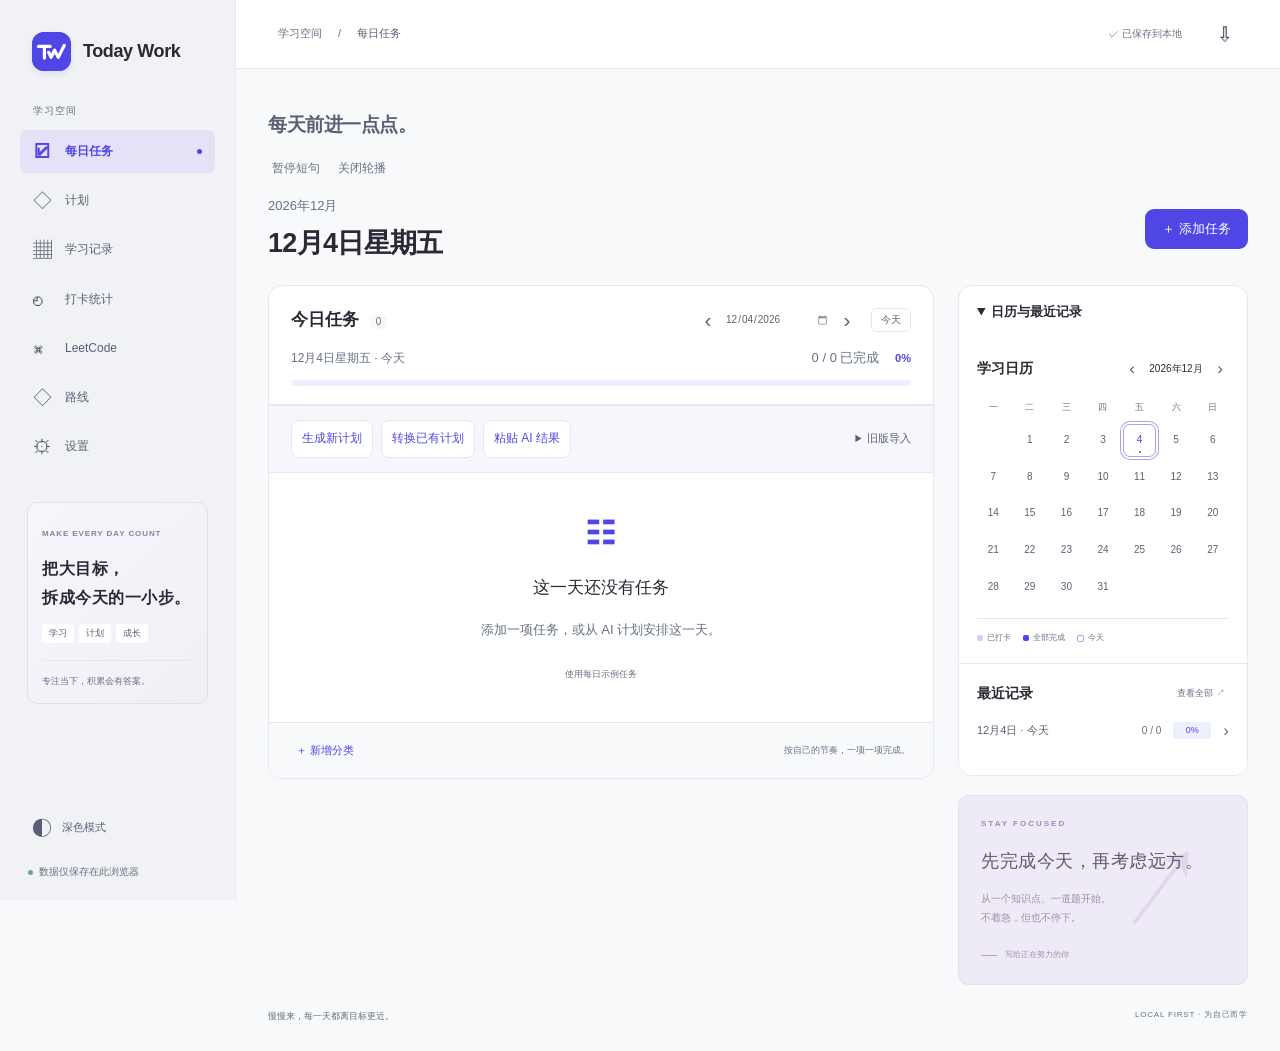
<file: index.html>
<!doctype html>
<html lang="zh-CN">
<head>
  <meta charset="UTF-8">
  <meta name="viewport" content="width=device-width, initial-scale=1, viewport-fit=cover, interactive-widget=resizes-content">
  <meta name="color-scheme" content="light dark">
  <meta name="theme-color" content="#4f46e5">
  <meta name="apple-mobile-web-app-capable" content="yes">
  <meta name="apple-mobile-web-app-status-bar-style" content="default">
  <meta name="apple-mobile-web-app-title" content="Today Work">
  <meta name="description" content="Today Work · 个人学习、每日任务与长期目标。数据保存在本地。">
  <title>Today Work</title>
  <link rel="icon" type="image/png" sizes="32x32" href="icons/favicon-32.png">
  <link rel="icon" type="image/svg+xml" sizes="any" href="icons/logo.svg">
  <link rel="stylesheet" href="css/style.css">
  <link rel="manifest" href="manifest.webmanifest">
  <link rel="apple-touch-icon" href="icons/apple-touch-icon.png">
  <link rel="stylesheet" href="css/features.css">
  <link rel="stylesheet" href="css/plans.css">
  <link rel="stylesheet" href="css/personalization.css">
  <link rel="stylesheet" href="css/deletions.css">
  <link rel="stylesheet" href="css/experience.css">
  <script src="js/storage.js" defer></script>
  <script src="js/defaults.js" defer></script>
  <script src="js/models.js" defer></script>
  <script src="js/plans.js" defer></script>
  <script src="js/deletions.js" defer></script>
  <script src="js/assets.js" defer></script>
  <script src="js/sounds.js" defer></script>
  <script src="js/stats.js" defer></script>
  <script src="js/app.js" defer></script>
  <script src="js/features.js" defer></script>
  <script src="js/plan-ui.js" defer></script>
  <script src="js/personalization.js" defer></script>
  <script src="js/delete-ui.js" defer></script>
  <script src="js/experience.js" defer></script>
  <script src="js/pwa.js" defer></script>
</head>
<body>
  <aside class="sidebar">
    <a class="brand" href="#today" aria-label="Today Work 首页"><span class="brand-mark"><img src="icons/logo.svg" width="39" height="39" alt="" aria-hidden="true"></span><span class="product-name">Today Work</span></a>
    <div class="nav-label">学习空间</div>
    <nav aria-label="主导航">
      <button class="nav-item active" data-view="today"><span>☑</span>每日任务<span class="nav-dot"></span></button>
      <button class="nav-item" data-view="history"><span>▦</span>学习记录</button>
      <button class="nav-item" data-view="stats"><span>◴</span>打卡统计</button>
      <button class="nav-item" data-view="leetcode"><span>⌘</span>LeetCode</button>
      <button class="nav-item" data-view="routes"><span>◇</span>路线</button>
      <button class="nav-item" data-view="settings"><span>⚙</span>设置</button>
    </nav>
    <div class="goal-box"><span class="eyebrow">MAKE EVERY DAY COUNT</span><p>把大目标，<br>拆成今天的一小步。</p><div class="goal-tags"><span>学习</span><span>计划</span><span>成长</span></div><div class="goal-line"></div><small>专注当下，积累会有答案。</small></div>
    <div class="sidebar-bottom"><button id="theme-toggle" class="quiet-button" aria-label="切换深色模式">◐ <span>深色模式</span></button><div class="local-note"><span></span> 数据仅保存在此浏览器</div></div>
  </aside>

  <main class="main">
    <header class="topbar"><div>学习空间 <span>/</span> <strong id="breadcrumb">每日任务</strong></div><div class="topbar-right"><span class="save-indicator" id="save-status" role="status">✓ 已保存到本地</span><button id="export-button" class="icon-button" title="导出数据备份" aria-label="导出数据备份">⇩</button></div></header>
    <div class="content">
      <div id="storage-warning" class="notice" role="status" hidden></div>
      <section class="page-heading"><div><div class="eyebrow" id="page-eyebrow">YOUR DAILY PROGRESS</div><h1 id="page-title">每天前进一点点<span class="heading-dot">.</span></h1><p id="page-subtitle">安排今天的任务，为长期目标积累每一小步。</p></div><div class="day-badge"><span class="day-badge-icon">↗</span><div><small>学习旅程</small><strong id="journey-day">第 1 天</strong></div></div></section>

      <section class="metrics" aria-label="学习统计">
        <article class="metric"><span class="metric-icon purple">◔</span><span class="metric-label">今日完成率</span><strong id="stat-today">0<span>%</span></strong><small id="stat-today-detail">0 / 0 项任务</small></article>
        <article class="metric"><span class="metric-icon blue">✓</span><span class="metric-label">累计完成任务</span><strong id="stat-total">0<span>项</span></strong><small>每一份努力都有迹可循</small></article>
        <article class="metric"><span class="metric-icon green">▦</span><span class="metric-label">已学习天数</span><strong id="stat-days">0<span>天</span></strong><small>至少完成一项任务即打卡</small></article>
        <article class="metric"><span class="metric-icon orange">ϟ</span><span class="metric-label">连续打卡</span><strong id="stat-streak">0<span>天</span></strong><small id="stat-best">历史最佳 0 天</small></article>
      </section>

      <div id="today-view" class="view">
        <div class="workspace-grid">
          <div class="left-column">
          <details id="carry-card" class="carry-card" hidden open><summary>昨日未完成 <span id="carry-count"></span></summary><div class="carry-content"><p class="subtle">按需加入今天，昨日记录保持原样。</p><div id="carry-items"></div><div class="carry-bulk"><button id="carry-all-add" class="text-button">全部加入今日</button><button id="carry-all-ignore" class="text-button">全部忽略</button></div></div></details>
          <section class="tasks-panel" aria-label="每日任务">
            <div class="task-toolbar"><h2 id="task-heading">今日任务 <span id="task-count">0</span></h2><div class="date-nav"><button id="prev-day" class="icon-button" aria-label="上一天">‹</button><input id="date-picker" type="date" aria-label="选择任务日期"><button id="next-day" class="icon-button" aria-label="下一天">›</button><button id="go-today" class="today-button">今天</button></div></div>
            <div class="task-tools"><button id="open-plan-import" class="text-button">⇩ 导入今日计划</button></div>
            <div class="daily-progress"><div><span id="selected-date-label"></span><strong id="daily-ratio">0 / 0 已完成 <b>0%</b></strong></div><div id="progress-track" class="progress-track" role="progressbar" aria-label="所选日期任务进度" aria-valuemin="0" aria-valuemax="100" aria-valuenow="0"><div id="progress-fill"></div></div></div>
            <div id="task-groups"></div>
            <div class="task-footer"><button id="add-category" class="quiet-button">＋ 新增分类</button><span id="task-footer-note">按自己的节奏，一项一项完成。</span></div>
          </section>
          </div>
          <aside class="right-column">
            <section class="calendar-card"><div class="card-heading"><h2>学习日历</h2><div class="calendar-controls"><button id="prev-month" class="icon-button" aria-label="上个月">‹</button><strong id="calendar-month"></strong><button id="next-month" class="icon-button" aria-label="下个月">›</button></div></div><div class="weekdays" aria-hidden="true"><span>一</span><span>二</span><span>三</span><span>四</span><span>五</span><span>六</span><span>日</span></div><div id="calendar-days" class="calendar-days"></div><div class="calendar-legend"><span><i class="legend-dot partial"></i>已打卡</span><span><i class="legend-dot full"></i>全部完成</span><span><i class="legend-outline"></i>今天</span></div></section>
            <section class="focus-card"><div class="eyebrow">STAY FOCUSED</div><div class="focus-symbol" aria-hidden="true">↗</div><h2>今天的积累，<br>是明天的底气。</h2><p>从一个知识点、一道题开始。<br>不着急，但也不停下。</p><div class="focus-foot"><span class="tiny-line"></span> 写给正在努力的你</div></section>
            <section class="recent-card"><div class="card-heading"><h2>最近记录</h2><button id="show-history" class="text-button">查看全部 ↗</button></div><div id="recent-history"></div></section>
          </aside>
        </div>
      </div>

      <section id="history-view" class="view record-panel" hidden><div class="section-heading"><div><h2>每一步，都算数</h2><p>点击记录，查看和编辑当天的任务。</p></div><span class="subtle">按日期倒序</span></div><div id="full-history"></div></section>
      <section id="stats-view" class="view record-panel" hidden><div class="section-heading"><div><h2>你的学习足迹</h2><p>一点点积累，也会走出很远。</p></div></div><div id="stats-detail"></div><p class="stats-rule">统计口径：至少完成一项任务即为学习一天；连续打卡允许今天尚未完成，延续至昨天的记录。未来日期不计入统计。</p></section>
      <section id="leetcode-view" class="view" hidden>
        <div class="feature-toolbar"><p class="subtle">记录做过的题，也记录真正掌握的程度。</p><button id="add-problem" class="primary-button">＋ 新增题目</button></div>
        <div id="problem-metrics" class="small-metrics"></div>
        <div class="record-panel problem-panel"><div class="filter-bar"><label class="search-field"><span class="sr-only">搜索题号或题名</span><input id="problem-search" type="search" placeholder="搜索题号或题名，例如 739"></label><label><span class="sr-only">筛选题型</span><select id="filter-category"><option value="">全部题型</option></select></label><label><span class="sr-only">筛选难度</span><select id="filter-difficulty"><option value="">全部难度</option><option>简单</option><option>中等</option><option>困难</option></select></label><label><span class="sr-only">筛选状态</span><select id="filter-status"><option value="">全部状态</option><option>未完成</option><option>已完成</option><option>需要复习</option></select></label><label><span class="sr-only">筛选熟练度</span><select id="filter-mastery"><option value="">全部熟练度</option><option value="1">1 星</option><option value="2">2 星</option><option value="3">3 星</option></select></label><label><span class="sr-only">筛选独立完成</span><select id="filter-independent"><option value="">全部完成方式</option><option value="true">独立完成</option><option value="false">参考后完成</option></select></label><button id="reset-filters" class="text-button">重置筛选</button></div><p id="problem-result-count" class="subtle"></p><div id="problem-list"></div></div>
        <div class="feature-columns"><section class="record-panel"><h2>待复习题目</h2><p class="subtle">1 星或标记为需要复习的题目。复习次数和日期会单独记录。</p><div id="problem-review"></div></section><section class="record-panel"><h2>题型掌握情况</h2><div id="problem-categories"></div></section></div>
      </section>
      <section id="routes-view" class="view" hidden><div class="feature-toolbar"><label class="route-picker">当前路线 <select id="route-select" aria-label="选择学习路线"></select></label><button id="add-route" class="primary-button">＋ 新增路线</button></div><div id="route-content"></div></section>
      <section id="settings-view" class="view record-panel" hidden><div class="settings-section"><h2>外观</h2><p class="subtle">选择喜欢的外观，所有页面保持一致。</p><div class="theme-options"><button data-theme-choice="light" class="secondary-button">浅色</button><button data-theme-choice="dark" class="secondary-button">深色</button><button data-theme-choice="system" class="secondary-button">跟随系统</button></div></div><div class="settings-section"><h2>数据备份</h2><p class="subtle">任务、刷题记录、路线、导入计划、图片及个性化设置一起备份。</p><div class="button-row"><button id="settings-export" class="primary-button">导出全部数据</button><button id="open-backup" class="secondary-button">导入备份</button><button id="raw-export" class="text-button">导出原始数据 / 迁移快照</button><button id="previous-backup" class="text-button">导出恢复前备份</button></div><div id="download-ready" hidden></div><p class="subtle">数据仅保存在当前浏览器。请固定使用同一文件位置或网址，并定期导出。</p></div><div class="settings-section"><h2>安装与离线使用</h2><p id="pwa-status" class="pwa-status" role="status">正在检查离线支持…</p><button id="pwa-install" class="primary-button" hidden>安装 Today Work</button><p class="subtle">安装后可从桌面打开。第一次成功加载离线资源后，核心功能可离线使用。</p></div><div class="settings-section"><h2>Today Work</h2><p class="subtle">版本 2.4.0 · 本地优先的学习、任务与长期目标工具</p><p class="subtle">每个人都可以按自己的节奏，安排每一天。</p></div></section>
      <footer class="page-footer"><span>慢慢来，每一天都离目标更近。</span><span>LOCAL FIRST · 为自己而学</span></footer>
    </div>
  </main>

  <dialog id="edit-dialog" class="edit-dialog" aria-labelledby="dialog-title"><form id="edit-form"><div class="dialog-header"><h2 id="dialog-title">新增任务</h2><button type="button" id="close-dialog" class="icon-button" aria-label="关闭">×</button></div><label for="edit-input" id="edit-label">任务名称</label><input id="edit-input" type="text" maxlength="160" autocomplete="off" required><details id="task-details" class="task-details"><summary>更多信息（可选）</summary><div class="form-grid"><label>优先级<select id="task-priority"><option value="">未设置</option><option>高</option><option>中</option><option>低</option></select></label><label>预计时间（分钟）<input id="task-estimated" type="number" min="0" max="10080" step="1"></label><label>实际用时（分钟）<input id="task-actual" type="number" min="0" max="10080" step="1"></label><label class="full-width">任务备注<textarea id="task-note" rows="3" maxlength="4000"></textarea></label></div></details><p id="edit-hint">仅修改当前选择日期的内容。</p><div class="dialog-actions"><button type="button" id="cancel-dialog" class="secondary-button">取消</button><button type="submit" class="primary-button">保存</button></div></form></dialog>
  <dialog id="plan-dialog" class="edit-dialog wide-dialog" aria-labelledby="plan-title"><div class="dialog-header"><h2 id="plan-title">导入今日计划</h2><button class="icon-button" data-close="plan-dialog" aria-label="关闭计划导入">×</button></div><p class="subtle">粘贴 JSON，先预览再导入。省略 date 时使用今天；也可指定其他日期。</p><label for="plan-input">计划 JSON</label><textarea id="plan-input" rows="9" spellcheck="false" placeholder='{"categories":[{"name":"学习","tasks":["阅读一章"]}]}'></textarea><div class="button-row"><button id="plan-paste" class="text-button">粘贴</button><button id="plan-clear" class="text-button">清空</button><button id="plan-parse" class="secondary-button">解析预览</button></div><p id="plan-error" class="form-error" role="status"></p><div id="plan-preview" class="import-preview" hidden></div><p id="plan-result" class="notice" role="status" hidden></p><div class="dialog-actions"><button class="secondary-button" data-close="plan-dialog">取消</button><button id="plan-confirm" class="primary-button" disabled>确认导入</button></div></dialog>
  <dialog id="problem-dialog" class="edit-dialog wide-dialog" aria-labelledby="problem-dialog-title"><form id="problem-form"><div class="dialog-header"><h2 id="problem-dialog-title">新增题目</h2><button type="button" class="icon-button" data-close="problem-dialog" aria-label="关闭题目编辑">×</button></div><div class="form-grid"><label>题号<input id="problem-number" type="text" inputmode="numeric" pattern="[0-9]+" maxlength="10" required></label><label>题名<input id="problem-title" type="text" maxlength="160" required></label><label>题型<input id="problem-category" type="text" list="category-suggestions" maxlength="40" placeholder="例如：单调栈"></label><datalist id="category-suggestions"><option>数组</option><option>链表</option><option>二叉树</option><option>回溯</option><option>单调栈</option><option>动态规划</option></datalist><label>难度<select id="problem-difficulty"><option>简单</option><option selected>中等</option><option>困难</option></select></label><label>完成状态<select id="problem-status"><option>未完成</option><option>已完成</option><option>需要复习</option></select></label><label>熟练度<select id="problem-mastery"><option value="1">1 星 · 仍需练习</option><option value="2">2 星 · 基本掌握</option><option value="3">3 星 · 熟练掌握</option></select></label><label>首次完成日期<input id="problem-date" type="date" min="1900-01-01" max="9999-12-31"></label><label class="checkbox-field"><input id="problem-independent" type="checkbox">独立完成</label><label class="full-width">题目链接（可选）<input id="problem-url" type="url" maxlength="2000" placeholder="https://leetcode.cn/problems/..."></label><label class="full-width">备注<textarea id="problem-note" rows="3" maxlength="8000"></textarea></label></div><p id="problem-error" class="form-error" role="status"></p><div class="dialog-actions"><button type="button" class="secondary-button" data-close="problem-dialog">取消</button><button type="submit" class="primary-button">保存题目</button></div></form></dialog>
  <dialog id="backup-dialog" class="edit-dialog wide-dialog" aria-labelledby="backup-title"><div class="dialog-header"><h2 id="backup-title">导入备份</h2><button class="icon-button" data-close="backup-dialog" aria-label="关闭备份导入">×</button></div><p class="subtle">选择 Today Work 备份，先检查概要。兼容旧版任务备份。</p><label for="backup-file">选择 JSON 备份文件</label><input id="backup-file" type="file" accept=".json,application/json"><details class="backup-paste"><summary>或者粘贴备份 JSON</summary><label for="backup-json">备份 JSON 内容</label><textarea id="backup-json" rows="6" spellcheck="false"></textarea><button id="backup-parse-text" class="secondary-button">解析备份</button></details><p id="backup-error" class="form-error" role="status"></p><div id="backup-preview" class="import-preview" hidden></div><p class="notice">导入备份将覆盖当前 Today Work 数据。恢复前会自动保留当前数据快照。</p><div class="dialog-actions"><button class="secondary-button" data-close="backup-dialog">取消</button><button id="backup-continue" class="primary-button" disabled>继续恢复</button></div></dialog>
  <dialog id="action-dialog" class="edit-dialog" aria-labelledby="action-title"><div class="dialog-header"><h2 id="action-title"></h2></div><p id="action-description"></p><div class="dialog-actions"><button id="action-cancel" class="secondary-button" autofocus>取消</button><button id="action-confirm" class="primary-button danger-button">确认</button></div></dialog>
  <dialog id="route-dialog" class="edit-dialog wide-dialog" aria-labelledby="route-dialog-title"><form id="route-form"><div class="dialog-header"><h2 id="route-dialog-title">新增路线</h2><button type="button" class="icon-button" data-close="route-dialog" aria-label="关闭路线编辑">×</button></div><label>路线名称<input id="route-name" maxlength="100" required placeholder="例如：英语学习、健身计划"></label><label for="route-outline">阶段与知识点</label><p class="subtle">用 # 开头表示阶段，## 表示可选分组；其他每行一个知识点。同名知识点会保留原进度。</p><textarea id="route-outline" rows="12" spellcheck="false" placeholder="# 起步&#10;明确目标&#10;准备资料&#10;&#10;# 实践&#10;完成一次练习&#10;总结与改进"></textarea><p id="route-error" class="form-error" role="status"></p><div class="dialog-actions"><button type="button" class="secondary-button" data-close="route-dialog">取消</button><button type="submit" class="primary-button">保存路线</button></div></form></dialog>
  <div id="toast" class="toast" role="status" hidden></div>
</body>
</html>
</file>
<file: css/style.css>
@charset "UTF-8";
:root{color-scheme:light;--bg:#f8f9fb;--sidebar:#f1f2f6;--surface:#fff;--text:#292a35;--muted:#878996;--subtle:#626572;--line:#e9eaf0;--accent:#7760db;--accent-soft:#f0ecfc;--hover:#f7f6fc;--green:#499878;--shadow:0 3px 12px #272a431f}
*{box-sizing:border-box}body{margin:0;font-family:Inter,-apple-system,BlinkMacSystemFont,"Segoe UI","Microsoft YaHei",sans-serif;font-size:14px;line-height:1.6;background:var(--bg);color:var(--text);-webkit-font-smoothing:antialiased}button,input{font:inherit}button,a,input{-webkit-tap-highlight-color:transparent}button{cursor:pointer}button{color:inherit}button:disabled{cursor:default;opacity:.4}a{color:inherit;text-decoration:none}button:focus-visible,a:focus-visible,input:focus-visible{outline:3px solid #aa97ee;outline-offset:3px}button{transition:background .15s,color .15s,transform .15s}button:hover{filter:brightness(.97)}button:active{transform:translateY(1px)}[hidden]{display:none!important}h1,h2,p{margin:0}h2{font-size:15px;font-weight:650}small{display:block}svg{display:block}.sidebar{width:236px;position:fixed;inset:0 auto 0 0;background:var(--sidebar);border-right:1px solid var(--line);padding:32px 20px 20px;display:flex;flex-direction:column;z-index:3}.brand{display:flex;align-items:center;gap:12px;padding:0 12px;font-size:23px;font-weight:750;letter-spacing:1px;line-height:1.1}.brand-mark{display:grid;place-items:center;background:var(--accent);width:39px;height:39px;color:white;border-radius:12px;font-size:32px;font-weight:400;box-shadow:0 3px 6px #7760db26}.brand-en{display:block;font-size:8px;letter-spacing:2.8px;color:var(--muted);margin-top:7px;font-weight:600}.workspace{display:flex;align-items:center;gap:10px;border-top:1px solid var(--line);border-bottom:1px solid var(--line);padding:22px 7px;margin:29px 0 25px}.avatar{background:#e1dcee;color:#7b668f;width:34px;height:36px;display:grid;place-items:center;border-radius:9px;font-size:14px}.workspace strong{font-size:12px;font-weight:600}.workspace small{font-size:10px;color:var(--muted);margin-top:2px}.nav-label{font-size:10px;color:var(--muted);padding:0 13px;margin-bottom:11px;letter-spacing:1px}.nav-item{border:0;width:100%;background:transparent;display:flex;align-items:center;text-align:left;gap:12px;padding:12px 13px;margin-bottom:6px;border-radius:7px;color:var(--subtle);font-size:12px}.nav-item>span:first-child{font-size:19px;width:20px;line-height:1}.nav-item.active{color:var(--accent);background:#e6e1f7;font-weight:600}.nav-dot{width:5px;height:5px;border-radius:50%;background:var(--accent);margin-left:auto}.nav-item:not(.active) .nav-dot{display:none}.goal-box{margin:48px 7px 24px;padding:17px 14px 15px;border:1px solid #dfe0e8;border-radius:10px;background:linear-gradient(135deg,#faf9ff80,#f0edf780)}.eyebrow{font-size:9px;letter-spacing:1.6px;color:var(--accent);font-weight:650}.goal-box .eyebrow{font-size:8px;letter-spacing:.9px;color:#8a819e}.goal-box p{font-size:16px;font-weight:600;line-height:1.8;letter-spacing:.5px;margin:12px 0}.goal-tags{display:flex;gap:5px;flex-wrap:wrap}.goal-tags span{font-size:9px;color:var(--subtle);background:var(--surface);padding:2px 7px;border-radius:4px}.goal-line{height:1px;background:var(--line);margin:17px 0 13px}.goal-box small{font-size:9px;color:var(--muted)}.sidebar-bottom{margin-top:auto;padding:0 8px}.quiet-button{border:0;background:transparent;color:var(--subtle);padding:8px 4px;font-size:12px}.quiet-button:hover{color:var(--accent)}#theme-toggle{display:flex;align-items:center;gap:10px;font-size:20px;width:100%}#theme-toggle span{font-size:11px}.local-note{font-size:10px;color:var(--muted);margin-top:12px;display:flex;align-items:center;gap:6px}.local-note>span{height:5px;width:5px;background:#75a38a;border-radius:50%}.main{margin-left:236px}.topbar{height:69px;border-bottom:1px solid var(--line);padding:0 42px;display:flex;align-items:center;justify-content:space-between;font-size:11px;color:var(--muted);background:var(--surface)}.topbar strong{font-weight:500;color:var(--subtle)}.topbar>div>span{padding:0 13px}.topbar-right{display:flex;align-items:center;gap:15px}.save-indicator{font-size:10px;color:var(--muted)}.save-indicator.error{color:#c45757}.icon-button{display:inline-grid;place-items:center;border:0;background:transparent;border-radius:5px;min-width:28px;min-height:28px;padding:0 5px;color:var(--subtle);font-size:21px;line-height:1}.icon-button:hover{background:var(--accent-soft);color:var(--accent)}.content{max-width:1440px;margin:auto;padding:39px 42px 0}.page-heading{display:flex;align-items:center;justify-content:space-between;margin-bottom:29px;gap:20px}.page-heading .eyebrow{font-size:9px;letter-spacing:1.7px;margin-bottom:8px}h1{font-size:28px;font-weight:690;letter-spacing:-.8px;line-height:1.5}.heading-dot{color:var(--accent);margin-left:3px}.page-heading p{font-size:11px;color:var(--muted);margin-top:9px;letter-spacing:.3px}.day-badge{display:flex;gap:12px;align-items:center;background:var(--surface);border:1px solid var(--line);border-radius:9px;padding:11px 18px}.day-badge-icon{width:31px;height:31px;background:var(--accent-soft);border-radius:50%;display:grid;place-items:center;color:var(--accent);font-size:20px}.day-badge small{font-size:9px;color:var(--muted)}.day-badge strong{display:block;font-size:15px;font-weight:650}.metrics{display:grid;grid-template-columns:repeat(4,minmax(0,1fr));gap:15px;margin-bottom:29px}.metric{position:relative;background:var(--surface);border:1px solid var(--line);padding:18px 19px 17px;border-radius:10px}.metric-label{display:block;font-size:11px;color:var(--subtle);padding-right:22px}.metric-icon{position:absolute;right:17px;top:16px;width:27px;height:27px;border-radius:7px;display:grid;place-items:center;font-size:17px}.purple{color:#8b73d9;background:#f1edfc}.blue{color:#6b91b6;background:#edf3fa}.green{color:#64a18c;background:#edf6f1}.orange{color:#c89c66;background:#fbf4e9}.metric>strong{font-size:29px;letter-spacing:-.5px;font-weight:650;display:block;margin:13px 0 5px;line-height:1.3;font-variant-numeric:tabular-nums}.metric strong span{font-size:12px;font-weight:400;color:var(--muted);margin-left:5px}.metric small{font-size:9px;color:var(--muted)}.workspace-grid{display:grid;grid-template-columns:minmax(0,1fr) 290px;gap:24px;align-items:start}.tasks-panel{border:1px solid var(--line);border-radius:11px;background:var(--surface);overflow:hidden}.task-toolbar{display:flex;align-items:center;justify-content:space-between;padding:21px 23px 14px;gap:8px;flex-wrap:wrap}.task-toolbar h2{font-size:15px;white-space:nowrap}.task-toolbar h2>span{color:var(--muted);font-size:10px;font-weight:500;background:var(--bg);padding:2px 6px;margin-left:6px;border-radius:5px}.date-nav{display:flex;align-items:center;gap:3px}.date-nav input{background:transparent;color:var(--subtle);border:0;font-size:10px;min-width:105px;max-width:112px;padding:4px 0;cursor:pointer}.date-nav input::-webkit-calendar-picker-indicator{opacity:.45;width:11px}.today-button{background:var(--surface);border:1px solid var(--line);border-radius:5px;font-size:10px;color:var(--subtle);margin-left:7px;padding:3px 9px;white-space:nowrap}.daily-progress{padding:0 23px 20px;border-bottom:1px solid var(--line)}.daily-progress>div:first-child{display:flex;justify-content:space-between;align-items:center;gap:10px;margin-bottom:11px;font-size:10px;color:var(--muted)}.daily-progress strong{font-weight:400;white-space:nowrap}.daily-progress b{font-weight:650;color:var(--accent);padding-left:12px;font-size:11px}.progress-track{height:5px;background:var(--accent-soft);border-radius:8px;overflow:hidden}.progress-track>div{height:100%;background:var(--accent);border-radius:8px;transition:width .25s ease}.task-group{padding:20px 23px 14px}.task-group+.task-group{border-top:1px solid var(--line)}.group-heading{display:flex;align-items:center;gap:9px;margin-bottom:9px}.category-icon{font-family:Consolas,monospace;font-weight:600;font-size:11px;width:25px;height:25px;display:grid;place-items:center;border-radius:6px;background:var(--accent-soft);color:var(--accent)}.task-group:nth-child(3n + 2) .category-icon{background:#fcf2df;color:#ba8c36}.task-group:nth-child(3n) .category-icon{background:#eaf3f6;color:#6295a3}.group-name{font-size:12px;font-weight:600;overflow-wrap:anywhere;min-width:0}.group-count{margin-left:auto;white-space:nowrap;color:var(--muted);font-size:10px}.group-heading .icon-button{font-size:13px;min-width:24px;min-height:24px;color:var(--muted)}.task-row{display:flex;align-items:center;border-radius:6px;min-height:43px;gap:8px;margin:0 -7px;padding:0 7px}.task-row:hover{background:var(--hover)}.task-label{display:flex;align-items:flex-start;gap:11px;flex:1;min-width:0;cursor:pointer;padding:10px 0;font-size:12px;line-height:1.7}.task-label input{appearance:none;-webkit-appearance:none;flex:none;width:16px;height:16px;margin:2px 0 0;border:1.5px solid #d5d7e0;border-radius:4px;background:transparent;cursor:pointer;display:grid;place-items:center}.task-label input:checked{background:var(--accent);border-color:var(--accent)}.task-label input:checked:after{content:'✓';font-size:11px;color:white;line-height:1;font-weight:750}.task-label span{overflow-wrap:anywhere}.task-row.completed .task-label span{text-decoration:line-through;text-decoration-color:var(--muted);color:var(--muted)}.task-actions{display:flex;align-items:center;opacity:0;gap:2px}.task-row:hover .task-actions,.task-row:focus-within .task-actions{opacity:1}.task-actions button{font-size:14px;min-width:25px;min-height:27px;color:var(--muted)}.task-actions .delete:hover{color:#c65f63;background:#fbedef}.add-task{color:var(--muted);border:0;background:transparent;font-size:11px;padding:7px 0 0;display:flex;align-items:center;gap:9px}.add-task:hover{color:var(--accent)}.add-task span{font-size:19px;line-height:1}.task-footer{border-top:1px solid var(--line);display:flex;align-items:center;justify-content:space-between;padding:11px 23px;gap:15px;background:var(--bg)}.task-footer .quiet-button{font-size:11px;color:var(--accent)}.task-footer>span{font-size:9px;color:var(--muted)}.right-column{display:grid;gap:19px}.calendar-card,.recent-card{background:var(--surface);border:1px solid var(--line);border-radius:10px;padding:18px}.card-heading{display:flex;align-items:center;justify-content:space-between;gap:7px}.card-heading h2{font-size:12px;white-space:nowrap}.calendar-controls{display:flex;align-items:center;gap:4px}.calendar-controls strong{font-size:10px;font-weight:500;white-space:nowrap;min-width:62px;text-align:center}.calendar-controls .icon-button{font-size:17px;min-width:18px;min-height:24px}.weekdays,.calendar-days{display:grid;grid-template-columns:repeat(7,minmax(0,1fr));text-align:center;gap:4px}.weekdays{color:var(--muted);font-size:9px;margin:19px 0 10px}.calendar-day{border:1px solid transparent;aspect-ratio:1;min-width:0;padding:0;border-radius:7px;background:transparent;font-size:10px;position:relative;color:var(--subtle)}.calendar-day:hover{background:var(--hover)}.calendar-day.today{border-color:#b0a0e9;color:var(--accent)}.calendar-day.partial{background:var(--accent-soft);color:var(--accent)}.calendar-day.full{background:var(--accent);color:white}.calendar-day.selected{box-shadow:0 0 0 2px var(--surface),0 0 0 3px #b0a0e9}.calendar-day.has-record:after{position:absolute;content:'';bottom:3px;left:calc(50% - 1px);height:2px;width:2px;background:currentColor;border-radius:50%}.calendar-legend{display:flex;gap:12px;font-size:8px;color:var(--muted);border-top:1px solid var(--line);padding-top:13px;margin-top:15px}.calendar-legend>span{display:flex;align-items:center;gap:4px}.legend-dot{width:6px;height:6px;border-radius:2px;display:inline-block}.legend-dot.partial{background:#d6ccef}.legend-dot.full{background:var(--accent)}.legend-outline{border:1px solid #b0a0e9;width:7px;height:7px;border-radius:2px}.focus-card{position:relative;overflow:hidden;background:#eeebf7;border:1px solid #e5dff3;padding:22px;border-radius:10px}.focus-card .eyebrow{font-size:8px;letter-spacing:2px;color:#9b8cb4}.focus-card h2{position:relative;font-size:18px;line-height:1.8;font-weight:550;margin:14px 0 12px;letter-spacing:.5px;color:#645673}.focus-card p{font-size:10px;line-height:1.9;color:#9a8da8}.focus-symbol{position:absolute;right:13px;top:21px;font-size:100px;font-weight:200;line-height:1;color:#ded7ec;transform:rotate(-8deg)}.focus-foot{font-size:8px;color:#9b8fa8;display:flex;align-items:center;gap:8px;margin-top:22px}.tiny-line{width:16px;height:1px;background:#b1a5c2}.text-button{font-size:9px;color:var(--muted);background:transparent;border:0;padding:4px}.text-button:hover{color:var(--accent)}.history-row{display:flex;align-items:center;width:100%;text-align:left;gap:12px;border:0;background:transparent;padding:13px 0;color:var(--subtle);font-size:11px}.history-row+.history-row{border-top:1px solid var(--line)}.history-row .history-date{flex:1;min-width:0}.history-row .history-date small{font-size:9px;color:var(--muted);margin-top:1px}.history-row .history-count{font-size:10px;color:var(--muted);white-space:nowrap}.percent-pill{background:var(--accent-soft);color:var(--accent);padding:1px 6px;border-radius:4px;font-size:9px;min-width:38px;text-align:center}.history-arrow{font-size:17px;color:var(--muted)}.empty-history{font-size:11px;color:var(--muted);padding:17px 0 5px;line-height:1.9}.empty-tasks{text-align:center;padding:45px 20px}.empty-tasks .empty-icon{color:var(--accent);font-size:30px;display:block;margin-bottom:10px}.empty-tasks h3{font-size:15px;font-weight:550}.empty-tasks p{font-size:11px;color:var(--muted);margin-bottom:20px}.primary-button,.secondary-button{border-radius:6px;padding:8px 16px;font-size:12px;border:1px solid transparent}.primary-button{background:var(--accent);color:white}.secondary-button{background:var(--surface);border-color:var(--line);color:var(--subtle)}.page-footer{padding:27px 0;display:flex;justify-content:space-between;font-size:9px;color:var(--muted);gap:15px}.page-footer>span:last-child{font-size:8px;letter-spacing:.8px}.record-panel{background:var(--surface);border:1px solid var(--line);border-radius:10px;padding:26px}.section-heading{display:flex;align-items:center;justify-content:space-between;gap:15px;margin-bottom:20px}.section-heading h2{font-size:18px}.section-heading p,.subtle{font-size:11px;color:var(--muted);margin-top:5px}#full-history .history-row{padding:17px 0}#full-history .percent-pill{margin-left:16px}#stats-detail{display:grid;grid-template-columns:repeat(3,minmax(0,1fr));gap:15px}.stat-summary{padding:24px;background:var(--bg);border:1px solid var(--line);border-radius:8px}.stat-summary span{font-size:11px;color:var(--muted)}.stat-summary strong{display:block;font-size:28px;color:var(--accent);margin-top:10px}.stats-rule{font-size:11px;color:var(--muted);margin-top:25px;line-height:1.9}.edit-dialog{padding:25px;border:1px solid var(--line);border-radius:13px;background:var(--surface);color:var(--text);width:440px;max-width:calc(100vw - 36px);box-shadow:var(--shadow)}.edit-dialog::backdrop{background:#1f20365c;backdrop-filter:blur(3px)}.dialog-header{display:flex;align-items:center;justify-content:space-between;margin-bottom:20px}.dialog-header h2{font-size:17px}.edit-dialog label{font-size:12px;display:block;color:var(--subtle);margin-bottom:7px}.edit-dialog input{width:100%;background:var(--bg);border:1px solid var(--line);border-radius:6px;padding:10px 12px;color:var(--text);font-size:13px}.edit-dialog p{font-size:11px;color:var(--muted);margin-top:10px}.dialog-actions{display:flex;justify-content:flex-end;gap:8px;margin-top:25px}.toast{position:fixed;bottom:25px;left:calc(50% + 118px);transform:translateX(-50%);max-width:calc(100vw - 40px);padding:12px 20px;background:var(--text);color:var(--surface);font-size:12px;border-radius:8px;box-shadow:var(--shadow);z-index:10}.fatal-error{max-width:600px;margin:80px auto;padding:28px;background:var(--surface);border:1px solid var(--line);border-radius:12px}.fatal-error h1{font-size:23px}.fatal-error p{margin:12px 0;color:var(--subtle);overflow-wrap:anywhere}.fatal-error button{margin-top:10px}
[data-theme="dark"]{color-scheme:dark;--bg:#17181d;--sidebar:#1c1d24;--surface:#202127;--text:#e6e5ee;--muted:#9695a5;--subtle:#b9b8c7;--line:#303139;--accent:#ad95f8;--accent-soft:#332c48;--hover:#282631;--green:#82bda2;--shadow:0 4px 20px #0004}[data-theme="dark"] .nav-item.active{background:#332c48}[data-theme="dark"] .goal-box{background:#24212e;border-color:var(--line)}[data-theme="dark"] .avatar{background:#3e3551;color:#c9bbdf}[data-theme="dark"] .focus-card{background:#2a2537;border-color:#3c334e}[data-theme="dark"] .focus-card h2{color:#c8badc}[data-theme="dark"] .focus-card p,[data-theme="dark"] .focus-foot{color:#a395b4}[data-theme="dark"] .focus-symbol{color:#3e3452}[data-theme="dark"] .purple{background:#362e49;color:#b9a4f1}[data-theme="dark"] .blue{background:#293849;color:#9ebde2}[data-theme="dark"] .green{background:#293e35;color:#9ac7b0}[data-theme="dark"] .orange{background:#43372c;color:#d6b38c}[data-theme="dark"] .task-group:nth-child(3n + 2) .category-icon{background:#433b2b;color:#d3b36f}[data-theme="dark"] .task-group:nth-child(3n) .category-icon{background:#283c43;color:#8fb9c6}[data-theme="dark"] .task-label input:checked{background:#8a70cf;border-color:#8a70cf}
@media(min-width:1600px){.content{padding-top:48px}.task-row{min-height:48px}.task-group{padding-top:24px;padding-bottom:20px}}
@media(max-width:1200px){.sidebar{width:205px;padding-left:15px;padding-right:15px}.main{margin-left:205px}.content{padding:29px 25px 0}.topbar{padding:0 25px}.workspace-grid{grid-template-columns:minmax(0,1fr) 265px;gap:18px}.metric{padding:16px}.metric-icon{right:13px}.task-toolbar,.task-group{padding-left:18px;padding-right:18px}.daily-progress{padding-left:18px;padding-right:18px}.task-footer{padding-left:18px;padding-right:18px}.toast{left:calc(50% + 102px)}.task-footer>span{display:none}}
@media(max-width:1020px){.sidebar{width:182px;padding:27px 12px 18px}.main{margin-left:182px}.brand{font-size:21px;padding:0 8px}.workspace{padding-left:3px;padding-right:0}.goal-box{margin-left:0;margin-right:0;padding:14px 11px}.workspace-grid{grid-template-columns:minmax(0,1fr)}.right-column{grid-template-columns:1fr 1fr}.recent-card{grid-column:1/-1}.focus-card{display:flex;flex-direction:column;justify-content:center}.metrics{gap:10px}.metric-icon{display:none}.metric-label{padding:0;font-size:10px}.metric small{font-size:8px}.day-badge{padding:10px 12px}.toast{left:calc(50% + 91px)}}
@media(max-width:720px){.sidebar{width:auto;height:auto;position:static;padding:17px 20px 0;border-right:0;border-bottom:1px solid var(--line);display:block}.brand{font-size:21px;gap:9px;padding:0}.brand-mark{width:32px;height:32px;font-size:27px;border-radius:10px}.brand-en{font-size:6px;margin-top:5px}.workspace,.nav-label,.goal-box,.local-note{display:none}.sidebar nav{display:flex;gap:7px;margin-top:18px}.nav-item{width:auto;flex:1;justify-content:center;padding:10px 3px;font-size:11px;border-radius:6px;margin-bottom:10px;gap:6px}.nav-item>span:first-child{font-size:15px;width:17px}.nav-dot{display:none!important}.sidebar-bottom{position:absolute;right:20px;top:18px;padding:0}#theme-toggle{padding:0;gap:7px;font-size:22px}#theme-toggle span{font-size:10px}.main{margin-left:0}.topbar{height:46px;padding:0 20px;font-size:10px}.topbar-right{gap:4px}.save-indicator{font-size:9px}.topbar>div>span{padding:0 6px}.content{padding:25px 20px 0}.page-heading{margin-bottom:23px;gap:10px}.page-heading .eyebrow{font-size:8px;letter-spacing:1.3px}h1{font-size:23px;letter-spacing:-.6px}.page-heading p{font-size:10px;max-width:230px;line-height:1.8;margin-top:6px}.day-badge{padding:8px 10px;gap:7px;border-radius:8px;align-self:flex-start;margin-top:17px}.day-badge-icon{display:none}.day-badge small{font-size:8px}.day-badge strong{font-size:12px;white-space:nowrap}.metrics{grid-template-columns:repeat(2,minmax(0,1fr));gap:11px;margin-bottom:22px}.metric{padding:14px 16px}.metric-icon{display:grid;width:24px;height:24px;top:12px;right:14px;font-size:15px}.metric-label{font-size:10px}.metric>strong{font-size:26px;margin:8px 0 4px}.metric small{font-size:9px}.workspace-grid{gap:19px}.task-toolbar{padding:16px 15px 13px}.task-toolbar h2{font-size:13px}.date-nav{gap:0}.date-nav input{font-size:10px;min-width:102px}.date-nav .icon-button{min-width:22px}.today-button{padding:3px 6px;margin-left:4px}.daily-progress{padding:0 15px 17px}.daily-progress>div:first-child{font-size:9px}.daily-progress b{font-size:10px;padding-left:7px}.task-group{padding:18px 16px 13px}.task-label{font-size:12px;gap:10px}.task-actions{opacity:1;gap:0}.task-actions button{min-width:24px;font-size:13px}.group-heading{gap:7px}.group-name{font-size:12px}.task-footer{padding:9px 15px}.right-column{grid-template-columns:1fr}.recent-card{grid-column:auto}.calendar-card{padding:19px 21px}.calendar-day{aspect-ratio:1.4;font-size:11px;max-height:43px}.weekdays{font-size:10px}.calendar-legend{font-size:9px}.focus-card{padding:22px}.focus-card h2 br{display:none}.focus-card h2{font-size:17px}.focus-card p br{display:none}.focus-foot{margin-top:17px}.focus-symbol{right:20px;top:15px}.recent-card{padding:18px 21px}.page-footer{font-size:8px;padding:24px 0;flex-wrap:wrap;gap:6px}.page-footer>span:last-child{font-size:7px}.toast{left:50%;width:max-content;bottom:20px}.record-panel{padding:20px}.section-heading{align-items:flex-start}.section-heading h2{font-size:16px}.section-heading .subtle{font-size:9px;white-space:nowrap}#stats-detail{grid-template-columns:1fr}.stat-summary{display:flex;align-items:center;justify-content:space-between;padding:15px 18px}.stat-summary strong{margin:0;font-size:24px}.fatal-error{margin:25px 18px;padding:20px}}
@media(max-width:370px){.content{padding-left:12px;padding-right:12px}.topbar{padding:0 12px}.task-toolbar{padding:14px 12px;gap:10px}.date-nav{margin-left:auto}.task-group{padding-left:13px;padding-right:13px}.task-label{font-size:11px}.task-actions button{min-width:22px}.day-badge{padding:7px}.page-heading h1{font-size:21px}}
@media(hover:none){.task-actions{opacity:1}}
@media(prefers-reduced-motion:reduce){*,*:before,*:after{transition:none!important;scroll-behavior:auto!important}}
.group-name{margin:0}.delete-task-name{font-size:14px!important;color:var(--text)!important;overflow-wrap:anywhere}.danger-button{background:#bd5e68;color:white}
</file>
<file: css/features.css>
/* Incremental Today Work views; inherit the original palette and layout. */
.product-name {font-size:18px;letter-spacing:-.4px;white-space:nowrap}
.brand-mark {background:#4F46E5;overflow:hidden;flex-shrink:0}
.brand-mark img {display:block;width:100%;height:100%;border-radius:inherit}
.sidebar {overflow-y:auto}
.nav-label {margin-top:32px}
.goal-box {margin-top:28px}
.left-column {min-width:0;display:grid;gap:18px}
.notice {padding:12px 15px;border:1px solid var(--line);background:var(--accent-soft);border-radius:7px;color:var(--subtle);font-size:12px;margin-bottom:18px;overflow-wrap:anywhere}
.task-tools {padding:0 21px 8px;display:flex;justify-content:flex-end}
.task-tools .text-button {color:var(--accent);font-size:11px;padding:3px 5px}
.task-details {margin-top:16px}
.task-details summary {font-size:12px;color:var(--subtle);cursor:pointer}
.task-details .form-grid {margin-top:15px}
.priority-dot {width:5px;height:5px;display:inline-block;border-radius:50%;margin-right:7px;vertical-align:middle}
.priority-high {background:#b77578}.priority-medium {background:#b5a074}.priority-low {background:#7d9c8d}
.record-problem {opacity:1;color:var(--accent);white-space:nowrap;font-size:9px!important}
.task-actions:has(.record-problem:not([hidden])) {opacity:1}
.history-summary {white-space:normal;overflow-wrap:anywhere}
.history-date {overflow-wrap:anywhere}
.carry-card {background:var(--surface);border:1px solid var(--line);border-radius:10px;padding:15px 20px}
.carry-card summary {cursor:pointer;color:var(--subtle);font-size:12px;font-weight:600}
.carry-card summary span {font-size:10px;color:var(--muted);font-weight:400;margin-left:8px}
.carry-content>p {margin:10px 0}
.carry-row {display:flex;align-items:center;justify-content:space-between;gap:10px;padding:11px 0;border-top:1px solid var(--line)}
.carry-row>div:first-child {min-width:0;overflow-wrap:anywhere}
.carry-row strong {font-size:12px;font-weight:500}
.carry-row small {font-size:10px;color:var(--muted)}
.carry-row .button-row {flex:none;gap:4px}
.carry-bulk {display:flex;gap:15px;border-top:1px solid var(--line);padding-top:10px;justify-content:flex-end}
.carry-bulk .text-button,.carry-row .text-button {font-size:11px;min-height:32px;color:var(--accent)}
.carry-row .text-button:last-child,.carry-bulk .text-button:last-child {color:var(--muted)}
.feature-toolbar {display:flex;justify-content:space-between;align-items:center;gap:15px;margin-bottom:20px}
.feature-toolbar>.subtle {margin:0}
.small-metrics {display:grid;grid-template-columns:repeat(5,minmax(0,1fr));gap:12px;margin-bottom:22px}
.small-metrics article {border:1px solid var(--line);background:var(--surface);border-radius:9px;padding:18px}
.small-metrics span {display:block;color:var(--subtle);font-size:11px}
.small-metrics strong {font-size:23px;display:block;margin-top:12px;font-weight:600}
.filter-bar {display:flex;flex-wrap:wrap;gap:10px;align-items:center;margin-bottom:18px}
.filter-bar label {min-width:0}
.filter-bar .search-field {flex:1 1 220px}
.filter-bar input,.filter-bar select {width:100%;font-size:11px;min-height:36px}
input,select,textarea {max-width:100%}
select,textarea {font:inherit;color:var(--text);background:var(--bg);border:1px solid var(--line);border-radius:6px;padding:8px 10px}
textarea {resize:vertical;min-height:75px;width:100%;line-height:1.7}
.filter-bar input {border:1px solid var(--line);background:var(--bg);color:var(--text);border-radius:6px;padding:8px 12px}
.problem-panel {padding:22px}
.problem-card {display:flex;align-items:flex-start;justify-content:space-between;gap:15px;padding:21px 0;border-bottom:1px solid var(--line)}
.problem-card:last-child {border-bottom:0}
.problem-main {min-width:0;flex:1}
.problem-title {display:flex;align-items:center;gap:10px}
.problem-title h3 {font-size:14px;font-weight:600;margin:0;overflow-wrap:anywhere}
.problem-number {color:var(--muted);font-size:12px;font-variant-numeric:tabular-nums}
.problem-tags {display:flex;flex-wrap:wrap;gap:7px;margin:10px 0}
.problem-tags>span {font-size:10px;color:var(--subtle);padding:2px 7px;background:var(--bg);border-radius:4px}
.problem-tags .status-tag {color:var(--accent);background:var(--accent-soft)}
.problem-tags .stars {color:#b89e67;background:transparent;padding-left:0}
.problem-dates {font-size:10px;color:var(--muted)}
.problem-note {margin-top:8px;font-size:11px;white-space:pre-wrap;color:var(--subtle);overflow-wrap:anywhere}
.problem-actions {display:flex;align-items:center;flex-wrap:wrap;gap:8px}
.problem-actions button {min-height:30px;font-size:11px}
.problem-actions button:first-child {color:var(--accent)}
.feature-columns {display:grid;grid-template-columns:repeat(2,minmax(0,1fr));gap:20px;margin-top:22px;align-items:start}
.review-row {display:flex;align-items:center;justify-content:space-between;padding:14px 0;gap:12px;border-bottom:1px solid var(--line)}
.review-row:last-child {border-bottom:0}
.review-row>div {min-width:0;overflow-wrap:anywhere}
.review-row strong {font-size:12px;font-weight:500}
.review-row small {color:var(--muted);font-size:10px;margin-top:3px}
.review-row button {font-size:10px;white-space:nowrap;min-height:32px;color:var(--accent)}
.mastery-group {padding-top:20px}
.mastery-group>div:first-child {display:flex;justify-content:space-between;gap:10px;font-size:11px;margin-bottom:9px}
.mastery-group strong {font-weight:500;overflow-wrap:anywhere}
.mastery-group span {font-size:10px;color:var(--muted);white-space:nowrap}
.route-picker {display:flex;align-items:center;gap:12px;color:var(--muted);font-size:11px;min-width:0;flex:1}
.route-picker select {max-width:450px;min-width:0;font-size:12px}
.route-overview {margin-bottom:20px}
.route-overview h2 {overflow-wrap:anywhere}
.route-total {font-size:11px;color:var(--subtle)}
.route-total b {color:var(--accent);font-weight:600}
.route-total .progress-track {margin-top:12px;height:6px}
.route-stage {background:var(--surface);border:1px solid var(--line);border-radius:10px;margin-bottom:14px;overflow:hidden}
.route-stage>summary {display:flex;gap:13px;align-items:center;padding:19px 22px;cursor:pointer;list-style:none}
.route-stage>summary::-webkit-details-marker {display:none}
.route-stage>summary:after {content:'＋';font-size:15px;color:var(--muted)}
.route-stage[open]>summary:after {content:'−'}
.route-stage summary strong {font-size:14px;font-weight:600;overflow-wrap:anywhere}
.stage-number {font-size:11px;color:var(--accent);background:var(--accent-soft);border-radius:6px;padding:5px 8px;flex:none}
.stage-percent {margin-left:auto;color:var(--accent);font-size:12px;white-space:nowrap}
.route-group {padding:0 22px 16px}
.route-group h3 {font-size:11px;font-weight:600;color:var(--muted);border-top:1px solid var(--line);padding-top:16px;margin:0 0 7px}
.route-item {display:flex;align-items:center;justify-content:space-between;gap:15px;padding:9px 0;font-size:12px}
.route-item>span {overflow-wrap:anywhere;min-width:0}
.route-item select {padding:5px 9px;font-size:11px;flex:none;min-height:32px}
.stage-note {padding:0 22px 16px}
.settings-section+.settings-section {border-top:1px solid var(--line);padding-top:25px;margin-top:25px}
.theme-options {display:flex;gap:10px;margin-top:17px}
.theme-options button[aria-pressed="true"] {border-color:var(--accent);color:var(--accent);background:var(--accent-soft)}
.button-row {display:flex;flex-wrap:wrap;gap:10px;align-items:center}
.settings-section .button-row {margin:20px 0}
.settings-section .text-button {font-size:11px;min-height:32px}
.wide-dialog {width:640px;max-height:calc(100dvh - 36px);overflow-y:auto}
.wide-dialog>.subtle {margin-bottom:16px}
.wide-dialog>label {margin-top:15px}
.edit-dialog {max-height:calc(100dvh - 36px);overflow-y:auto}
.edit-dialog .form-grid input,.edit-dialog .form-grid select,.edit-dialog .form-grid textarea {display:block;width:100%;margin-top:6px;font-size:12px}
.form-grid {display:grid;grid-template-columns:repeat(2,minmax(0,1fr));gap:15px}
.form-grid>label {margin:0;min-width:0}
.form-grid .full-width {grid-column:1/-1}
.form-grid .checkbox-field {display:flex;align-items:center;gap:8px;margin-top:20px}
.form-grid .checkbox-field input {display:inline-block;width:16px;height:16px;margin:0;accent-color:var(--accent)}
.form-error {color:#bf626b!important;white-space:pre-wrap;overflow-wrap:anywhere;min-height:0}
.form-error:empty {display:none}
.import-preview {border:1px solid var(--line);border-radius:8px;background:var(--bg);padding:16px;margin-top:16px;font-size:12px;overflow-wrap:anywhere;max-height:290px;overflow-y:auto}
.import-preview h3 {font-size:13px;margin:0 0 12px}
.import-preview h4 {font-size:12px;margin:15px 0 6px}
.import-preview ul {margin:0;padding-left:20px;color:var(--subtle)}
.import-preview li {padding:3px 0}
.import-preview p {margin:6px 0}
#plan-input {font-family:Consolas,monospace;font-size:12px}
#plan-dialog .button-row {margin-top:8px}
.sr-only {position:absolute;width:1px;height:1px;padding:0;margin:-1px;overflow:hidden;clip:rect(0,0,0,0);white-space:nowrap;border:0}
.pwa-status {font-size:11px;color:var(--muted);margin-top:10px}
#download-ready {overflow-wrap:anywhere;font-size:11px;color:var(--subtle)}
#download-ready summary {cursor:pointer;margin:10px 0}
#download-ready textarea {font-family:Consolas,monospace;font-size:11px}
.backup-paste {margin-top:17px;font-size:12px;color:var(--subtle)}
.backup-paste summary {cursor:pointer;margin-bottom:12px}
.backup-paste .secondary-button {margin-top:10px}
@media(max-width:1200px) {.small-metrics article {padding:15px}.problem-actions {gap:4px;max-width:165px}}
@media(max-width:1020px) {.product-name {font-size:15px}.brand {gap:8px}.brand-mark {width:34px;height:34px;font-size:27px}.feature-columns {grid-template-columns:1fr}.small-metrics {gap:8px}.small-metrics article {padding:12px}.small-metrics span {font-size:10px}}
@media(max-width:720px) {
  .sidebar {overflow:visible}
  .product-name {font-size:19px}
  .sidebar nav {display:grid;grid-template-columns:repeat(3,minmax(0,1fr));gap:7px;margin-top:17px;padding-bottom:13px}
  .nav-item {margin:0;min-height:38px}
  .goal-box,.nav-label {display:none}
  .task-tools {padding:0 14px 9px}
  .task-tools .text-button {min-height:30px}
  .feature-toolbar {align-items:flex-start;flex-wrap:wrap}
  .feature-toolbar .primary-button {min-height:39px}
  .small-metrics {grid-template-columns:repeat(2,minmax(0,1fr));gap:10px}
  .small-metrics article {padding:14px 16px}
  .small-metrics article:last-child {grid-column:1/-1}
  .small-metrics strong {font-size:23px;margin-top:7px}
  .filter-bar {display:grid;grid-template-columns:repeat(2,minmax(0,1fr));gap:9px}
  .filter-bar .search-field {grid-column:1/-1}
  .filter-bar input,.filter-bar select {font-size:12px;min-height:40px}
  .problem-panel {padding:16px}
  .problem-card {flex-direction:column;gap:12px}
  .problem-actions {max-width:none;width:100%;justify-content:flex-end}
  .problem-actions button {min-height:36px;font-size:11px;padding:4px 8px}
  .problem-title h3 {font-size:14px}
  .review-row button {min-height:38px}
  .carry-card {padding:14px 15px}
  .carry-row {align-items:flex-start;flex-direction:column;gap:5px}
  .carry-row>.button-row {align-self:flex-end}
  .route-picker {width:100%;flex:none;align-items:flex-start;flex-direction:column;gap:5px}
  .route-picker select {width:100%;min-height:40px}
  .route-overview .section-heading {flex-direction:column}
  .route-stage>summary {padding:16px;gap:10px}
  .route-stage summary strong {font-size:13px}
  .route-group {padding-left:16px;padding-right:16px}
  .route-item select {min-height:40px}
  .task-row:has(.record-problem:not([hidden])) {flex-wrap:wrap}
  .task-row:has(.record-problem:not([hidden])) .task-label {flex-basis:100%;padding-bottom:3px}
  .task-row:has(.record-problem:not([hidden])) .task-actions {margin-left:auto;margin-bottom:4px}
  .record-problem {font-size:10px!important;min-height:32px}
  .wide-dialog,.edit-dialog {padding:20px;max-width:calc(100vw - 24px)}
  .form-grid {grid-template-columns:1fr}
  .form-grid .full-width {grid-column:auto}
  .form-grid .checkbox-field {margin-top:0;min-height:35px}
  .edit-dialog input,.edit-dialog textarea,.edit-dialog select {font-size:16px!important}
  .form-grid input,.form-grid select {min-height:40px}
  .dialog-actions {flex-wrap:wrap;gap:9px}
  .primary-button,.secondary-button {min-height:38px}
  .history-row {gap:8px}
  #full-history .percent-pill {margin-left:0}
  .history-summary {font-size:10px!important;line-height:1.8}
}
@media(prefers-reduced-motion:reduce) {* {scroll-behavior:auto!important}}
</file>
<file: css/plans.css>
.task-tools {gap:12px;flex-wrap:wrap;justify-content:flex-start}
.plan-wizard {width:850px;max-width:calc(100vw - 32px)}
.plan-wizard h3 {font-size:15px;margin:20px 0 10px}
.plan-summary {padding:4px 18px 10px;background:var(--accent-soft);border-radius:10px;margin:18px 0;overflow-wrap:anywhere}
.plan-summary p {font-size:13px;line-height:1.8;white-space:pre-wrap}
.weekday-choices {border:0;padding:10px 0;display:flex;flex-wrap:wrap;gap:14px;margin:8px 0 14px}
.weekday-choices legend {font-size:12px;color:var(--subtle);padding:0}
.weekday-choices label {display:flex;align-items:center;gap:5px;margin:0;font-size:13px}
.weekday-choices input,.plan-ack input {width:17px;height:17px;margin:0;padding:0;accent-color:var(--accent);flex:none}
.scheduled-day {border:1px solid var(--line);border-radius:9px;padding:16px;margin:12px 0;overflow-wrap:anywhere}
.scheduled-heading {display:flex;align-items:center;justify-content:space-between;gap:10px;flex-wrap:wrap;font-size:14px}
.scheduled-heading small,.scheduled-day li small {color:var(--muted);font-size:11px}
.scheduled-day ol {padding-left:24px;margin-bottom:0}
.scheduled-day li {font-size:13px;padding:7px 0}
.scheduled-day li small {display:block;margin-top:5px}
.scheduled-day li p {font-size:12px;color:var(--subtle);white-space:pre-wrap;margin:6px 0}
.schedule-warning {padding:10px;background:var(--accent-soft);border-radius:6px;font-size:12px;color:var(--text)}
.plan-ack {line-height:1.8;margin:16px 0!important;align-items:flex-start!important;font-size:13px!important}
.plan-ack input {margin-top:3px}
#prompt-form>button {margin-top:14px}
.draft-task-row {display:flex;align-items:center;justify-content:space-between;gap:12px;padding:10px 0;border-bottom:1px solid var(--line)}
.draft-task-row .checkbox-field {min-width:0;flex:1;margin:0;align-items:flex-start}
.draft-task-row small {display:block;color:var(--muted);font-size:12px;margin-top:6px}
.draft-task-row button {flex:none;min-height:44px}
.plan-wizard [hidden],#prompt-dialog [hidden] {display:none!important}
.plan-wizard,.wide-dialog {max-height:calc(100dvh - 24px);overflow-y:auto;overscroll-behavior:contain;scroll-padding-block:22px}
.plan-wizard .dialog-actions,#prompt-dialog .dialog-actions {position:sticky;bottom:-1px;background:var(--surface, var(--bg));padding:14px 0 max(12px,env(safe-area-inset-bottom));z-index:2;border-top:1px solid var(--line)}
#schedule-error {white-space:pre-wrap}
#full-plan-details input,#full-plan-details select,#draft-task-dialog input {scroll-margin-block:70px}
#prompt-dialog summary,#full-plan-dialog summary {min-height:40px;line-height:1.6;cursor:pointer}
@media(max-width:720px){.plan-wizard button,#prompt-dialog button,#draft-task-dialog button{min-height:44px}.plan-wizard,.wide-dialog{max-height:calc(100dvh - 12px)}.draft-task-row{gap:7px}.draft-task-row button{padding:8px}.plan-wizard .dialog-actions{bottom:-1px}.task-tools .text-button{min-height:44px!important}}
@media(max-width:720px){.task-tools{gap:7px;padding-inline:14px}.plan-wizard{max-width:calc(100vw - 20px)}.weekday-choices{gap:12px}.plan-wizard .form-grid{grid-template-columns:1fr}.scheduled-day{padding:12px}}
</file>
<file: css/personalization.css>
#page-title[data-view="today"] {min-height:2.7em;max-width:24em;display:flex;align-items:center;line-height:1.35;overflow-wrap:anywhere;text-wrap:balance}
.personalization-settings {margin-top:24px;border-top:1px solid var(--line);padding-top:12px}
.personalization-settings h3 {font-size:14px;margin:22px 0 14px}
.personalization-settings>label {display:block;font-size:12px;margin:12px 0;color:var(--subtle)}
.personalization-settings select {display:block;margin-top:8px;max-width:100%}
.card-settings-grid {display:grid;grid-template-columns:1fr 1fr;gap:18px}
.card-setting {border:1px solid var(--line);border-radius:10px;padding:18px;min-width:0}
.card-setting h4 {margin:0 0 16px;font-size:13px}
.card-setting label {font-size:12px;color:var(--subtle)}
.card-setting select {width:100%;margin-bottom:15px}
.card-setting .button-row {gap:8px}
.card-setting button {font-size:11px}
.personalization-settings input[type="checkbox"],#card-image-text {width:16px;height:16px;accent-color:var(--accent)}
.goal-box,.focus-card {position:relative}
.card-copy {position:relative;z-index:1}
.custom-card {overflow:hidden;padding:0!important;background:var(--surface)!important}
.goal-box.custom-card {aspect-ratio:3/4;min-height:0}
.focus-card.custom-card {aspect-ratio:5/4;min-height:0}
.custom-card>.personal-card-image {position:absolute;inset:0;width:100%;height:100%;object-fit:cover;display:block}
.custom-card>.card-copy {display:none}
.custom-card.card-with-copy>.card-copy {display:flex;flex-direction:column;justify-content:center;position:absolute;inset:0;padding:20px;color:white;background:linear-gradient(transparent,rgba(15,15,30,.75));text-shadow:0 1px 4px #0008;overflow:hidden}
.custom-card.card-with-copy .card-copy * {color:inherit}
.image-crop-preview {position:relative;overflow:hidden;border-radius:12px;width:min(100%,360px);aspect-ratio:5/4;background:var(--bg);margin:16px auto}
.image-crop-preview[data-side="left"] {aspect-ratio:3/4;width:min(100%,250px)}
.image-crop-preview>img {width:100%;height:100%;object-fit:cover;position:absolute;inset:0}
#card-image-overlay {position:absolute;inset:0;display:flex;align-items:center;padding:20px;color:#fff;background:linear-gradient(transparent,rgba(15,15,30,.75));overflow:hidden;text-shadow:0 1px 4px #0008}
#card-image-overlay p,#card-image-overlay h2 {font-size:19px;line-height:1.5}
#card-image-overlay .focus-symbol {display:none}
#card-image-dialog input[type="range"] {width:100%;padding:0;accent-color:var(--accent)}
@media(max-width:720px){.card-settings-grid{grid-template-columns:1fr}#page-title[data-view="today"]{min-height:4.05em;font-size:26px}.focus-card.custom-card{aspect-ratio:5/4}}
@media(prefers-reduced-motion:reduce){#page-title{animation:none!important;transition:none!important}}
</file>
<file: css/deletions.css>
.task-actions {opacity:1!important;flex:none}
.task-actions .more-actions,.group-heading .more-actions {font-size:21px;min-width:36px;min-height:36px;color:var(--subtle);border:1px solid var(--line);background:var(--surface);border-radius:7px;line-height:1}
.item-actions-dialog {width:360px}
.item-actions-dialog #item-actions-name,.deletion-name {overflow-wrap:anywhere;font-size:14px!important;color:var(--text)!important;white-space:pre-wrap}
.action-menu-button {display:block;width:100%;text-align:left;min-height:44px;margin:12px 0;font-size:14px}
.delete-menu-button {color:#c65f70!important}
#deletion-choices {padding:0;border:0;margin:20px 0}
#deletion-choices legend {font-size:12px;color:var(--subtle);margin-bottom:8px}
.edit-dialog .deletion-choice {display:flex;align-items:flex-start;gap:10px;padding:13px;border:1px solid var(--line);border-radius:8px;margin:10px 0;cursor:pointer}
.edit-dialog .deletion-choice input,#deletion-all-ack {width:18px;height:18px;flex:none;padding:0;margin:3px 0 0;accent-color:var(--accent)}
.deletion-choice strong {font-size:13px;font-weight:600}
.deletion-choice small {font-size:12px;color:var(--muted);margin-top:5px;line-height:1.7}
.undo-notice {display:flex;justify-content:space-between;align-items:center;gap:14px;padding:15px 18px;background:var(--surface);border:1px solid var(--accent);border-radius:10px;margin:0 0 22px;overflow-wrap:anywhere}
.undo-notice>div:first-child {min-width:0}
.undo-notice strong {font-size:13px;font-weight:500}
.undo-notice small {font-size:11px;color:var(--muted);margin-top:5px}
.undo-notice .button-row {flex:none;gap:10px}
.deleted-record {display:flex;align-items:center;justify-content:space-between;gap:15px;padding:14px 0;border-bottom:1px solid var(--line)}
.deleted-record>div {min-width:0;overflow-wrap:anywhere}
.deleted-record strong {font-size:13px;font-weight:500}
.deleted-record small {font-size:11px;color:var(--muted);margin-top:6px}
.deleted-record button {flex:none;min-height:38px}
#recent-deletions summary {cursor:pointer;font-size:13px;padding:12px 0}
#recent-deletions>[data-clear-deletions] {margin-top:16px;min-height:40px}
#imported-plans [data-plan-row] {padding:10px 0;border-bottom:1px solid var(--line)}
#imported-plans [data-delete-plan] {min-height:36px}
@media(max-width:720px){.task-actions .more-actions,.group-heading .more-actions{min-width:44px;min-height:44px}.undo-notice{flex-wrap:wrap}.undo-notice .button-row{flex-wrap:wrap}.task-label{font-size:12px}}
</file>
<file: css/experience.css>
:root {--accent:#4f46e5;--accent-soft:#eef0ff;--subtle:#586174;--muted:#677183;--line:#e5e8ef}
[data-theme="dark"] {--accent:#a5a0ff;--accent-soft:#282744;--subtle:#bec3d1;--muted:#a3aaba;--line:#343846}
button,input,textarea,select {font:inherit}button {touch-action:manipulation}button:focus-visible,summary:focus-visible,a:focus-visible {outline:2px solid var(--accent);outline-offset:3px}
.content {max-width:1280px;margin:0 auto;padding:30px 32px 0}.page-heading {margin-bottom:20px}.page-heading h1 {letter-spacing:-.5px}
body[data-view="today"] .page-heading {margin-bottom:12px}body[data-view="today"] .page-heading .eyebrow,body[data-view="today"] .page-heading .day-badge,body[data-view="today"] #page-subtitle {display:none}
#page-title[data-view="today"] {font-size:19px;min-height:2.8em;line-height:1.4;max-width:32em;align-items:center;margin:0;color:var(--subtle)}
.quote-controls {display:flex;gap:10px;min-height:32px}.quote-controls[hidden] {display:none}.quote-controls button {font-size:12px;min-height:32px;padding:3px 0;min-width:56px}
.today-hero {display:flex;align-items:center;justify-content:space-between;gap:18px;margin:8px 0 22px}.today-hero p {font-size:13px;margin:0 0 8px}.today-hero h2 {font-size:27px;line-height:1.4;letter-spacing:-.7px;margin:0}
.primary-button,.secondary-button {border-radius:9px;min-height:40px;font-size:13px}.primary-button {background:var(--accent);color:#fff}.secondary-button {color:var(--text)}[data-theme="dark"] .primary-button {background:#6359dd;color:#fff}
.workspace-grid {grid-template-columns:minmax(0,1fr) 290px;gap:24px}.left-column,.right-column {min-width:0}.tasks-panel,.record-panel,.calendar-card,.recent-card,.card-setting {border-radius:14px;box-shadow:none;border:1px solid var(--line)}
.task-toolbar {padding:20px 22px 14px;gap:12px;flex-wrap:wrap}.task-toolbar h2 {font-size:17px}.daily-progress {padding:0 22px 18px}.daily-progress>div:first-child {font-size:12px;gap:10px;flex-wrap:wrap}.daily-progress strong {font-size:13px}.progress-track {height:6px}.task-tools {padding:14px 22px;border-top:1px solid var(--line);border-bottom:1px solid var(--line);display:flex;gap:8px;background:var(--hover)}
.task-tools>.text-button {border:1px solid var(--line);border-radius:8px;padding:8px 10px;font-size:12px;color:var(--accent);background:var(--surface);min-height:38px}.legacy-import {margin-left:auto;align-self:center;font-size:11px;color:var(--subtle)}.legacy-import summary {cursor:pointer}.legacy-import button {font-size:11px}
.task-group {padding:20px 22px 14px}.group-heading {gap:8px}.group-name {font-size:14px;overflow-wrap:anywhere;min-width:0}.group-count {font-size:12px}.task-row {display:grid;grid-template-columns:minmax(0,1fr) auto;column-gap:8px;align-items:start}.task-label {min-width:0;line-height:1.7;font-size:14px;align-items:flex-start;padding:10px 0;gap:11px}.task-label>span {min-width:0;overflow-wrap:anywhere;word-break:break-word}.task-label input {margin-top:4px;flex:none;width:18px;height:18px}.task-actions {opacity:1!important;padding-top:3px;align-self:start;max-width:100%;flex-wrap:wrap}.task-actions button {min-height:36px;min-width:36px}.task-row.completed .task-label {color:var(--muted)}
.task-extra {grid-column:1/-1;margin:0 0 12px 29px;min-width:0;font-size:12px;line-height:1.7;color:var(--subtle);overflow-wrap:anywhere}.task-extra summary {cursor:pointer;min-height:30px;line-height:30px}.task-extra p {white-space:pre-wrap;margin:7px 0}.task-extra a {display:block;overflow-wrap:anywhere;margin:6px 0;color:var(--accent);text-decoration:underline}.add-task {min-height:38px;font-size:12px}.empty-tasks {padding:36px 22px}.empty-tasks h3 {font-size:17px}.empty-tasks p {line-height:1.8;font-size:13px}
.calendar-fold {background:var(--surface);border:1px solid var(--line);border-radius:14px;overflow:hidden}.calendar-fold>summary {padding:16px 18px;font-size:13px;font-weight:600;cursor:pointer}.calendar-fold .calendar-card,.calendar-fold .recent-card {border:0;border-radius:0;padding:18px}.calendar-fold .card-heading h2 {font-size:14px}.calendar-fold .calendar-card {border-bottom:1px solid var(--line)}.calendar-fold .calendar-day {min-height:25px}
.plan-entry-grid {display:grid;grid-template-columns:1fr 1fr;gap:20px}.plan-entry-card {padding:26px;background:var(--surface);border:1px solid var(--line);border-radius:14px;min-width:0}.plan-entry-card h2,.plan-next-step h2 {font-size:21px;margin:12px 0}.plan-entry-card p,.plan-next-step p {font-size:14px;line-height:1.9;color:var(--subtle)}.plan-entry-card .eyebrow {font-size:12px;letter-spacing:0;color:var(--muted)}.plan-next-step,.plan-tools {margin-top:20px;padding:24px}.plan-help {font-size:13px;line-height:1.9;margin-top:16px}.plan-help summary,.plan-tools summary {min-height:32px;cursor:pointer}.plan-tools .button-row {margin-top:16px}.progress-actions {justify-content:flex-end;margin-bottom:18px}
.settings-section h2 {font-size:18px}.settings-section {padding-block:24px}.settings-section p {line-height:1.9}.volume-label {display:flex;gap:12px;align-items:center;flex-wrap:wrap;font-size:13px;margin:20px 0}.volume-label input {width:100%;padding:0;accent-color:var(--accent)}.volume-label output {font-variant-numeric:tabular-nums}.settings-section .checkbox-field {font-size:13px;line-height:1.8}.settings-section input[type="checkbox"] {width:18px;height:18px;flex:none;accent-color:var(--accent)}
.edit-dialog {max-height:calc(var(--visible-height,100dvh) - 24px);overscroll-behavior:contain;overflow-y:auto;border-radius:15px;scroll-padding-block:72px}.edit-dialog input,.edit-dialog textarea,.edit-dialog select {scroll-margin-block:72px;max-width:100%;min-width:0}.edit-dialog .dialog-actions {position:sticky;bottom:-1px;background:var(--surface);padding:14px 0 max(12px,env(safe-area-inset-bottom));border-top:1px solid var(--line);z-index:2}.edit-dialog .dialog-header {gap:12px}.edit-dialog .dialog-header h2 {font-size:19px}.edit-dialog .button-row {flex-wrap:wrap}.plan-summary {padding:16px 18px}.plan-summary label {font-size:13px}#full-plan-repair {background:var(--accent-soft);border:1px solid var(--accent);border-radius:8px;padding:8px 12px;color:var(--accent);font-weight:600}
.mobile-nav {display:none}body[data-view="today"] .page-footer {padding-top:24px}.sr-only {overflow:hidden!important}
@media(max-width:1080px) and (min-width:721px){.workspace-grid{grid-template-columns:minmax(0,1fr)}.right-column{display:grid;grid-template-columns:1fr 1fr}.content{padding-inline:24px}.plan-entry-grid{gap:14px}}
@media(max-width:720px){
  .sidebar{padding-top:max(16px,env(safe-area-inset-top));height:72px}.sidebar .nav{display:none!important}.sidebar .goal-box{display:none!important}.main{padding-top:72px}.topbar{height:36px;padding:0 16px}.content{padding:16px 16px calc(88px + env(safe-area-inset-bottom));width:100%;max-width:100%}.page-heading{margin:0 0 18px}.page-heading h1{font-size:25px}.page-heading .day-badge{display:none}.workspace-grid{display:flex;flex-direction:column;gap:18px}.right-column{display:flex;flex-direction:column;gap:16px}.today-hero{margin:6px 0 18px;gap:10px}.today-hero h2{font-size:22px;letter-spacing:-.4px}.today-hero p{font-size:12px}.today-hero>.primary-button{min-height:44px;white-space:nowrap;padding:9px 12px;font-size:13px}#page-title[data-view="today"]{font-size:17px;min-height:2.8em;max-width:100%}.quote-controls{min-height:32px}.task-toolbar{padding:17px 15px 12px;gap:10px}.task-toolbar h2{font-size:16px}.date-nav{gap:2px;max-width:100%}.date-nav input{font-size:12px;min-width:110px;max-width:130px}.date-nav button{min-height:36px;min-width:28px}.daily-progress{padding:0 15px 15px}#selected-date-label{display:none}.daily-progress>div:first-child{justify-content:space-between}.daily-progress strong{font-size:13px}.task-tools{padding:12px 14px;gap:7px}.task-tools>.text-button{font-size:12px;padding:8px;min-height:44px;flex:1 1 auto}.legacy-import{flex-basis:100%;text-align:right;min-height:22px}.task-group{padding:17px 15px 10px}.task-label{font-size:14px;padding:11px 0}.task-actions .more-actions{width:44px;min-height:44px}.task-actions{padding:0}.group-heading>.more-actions{min-width:44px;min-height:44px}.task-extra{margin-left:28px}.task-extra summary{min-height:38px;line-height:38px}.task-footer>span{display:none}.right-column>.focus-card,.right-column>.goal-box{display:none!important}body[data-mobile-cards="true"] .right-column>.focus-card:not([hidden]),body[data-mobile-cards="true"] .right-column>.goal-box:not([hidden]){display:block!important;position:relative;inset:auto;margin:0;width:100%}.right-column>.goal-box{font-size:14px}.calendar-fold>summary{min-height:48px;display:list-item}.plan-entry-grid{grid-template-columns:1fr;gap:14px}.plan-entry-card,.plan-next-step,.plan-tools{padding:20px}.plan-entry-card h2{font-size:20px}.plan-entry-card p{font-size:13px}.plan-entry-card button,.plan-next-step button{min-height:44px}.record-panel{padding:18px}.mobile-nav{display:grid;grid-template-columns:repeat(4,minmax(0,1fr));position:fixed;bottom:0;left:0;right:0;z-index:30;padding:7px max(8px,env(safe-area-inset-left)) max(7px,env(safe-area-inset-bottom));background:var(--surface);border-top:1px solid var(--line);box-shadow:0 -3px 18px #11182706}.mobile-nav button{background:transparent;border:0;color:var(--subtle);font-size:11px;min-height:48px;display:flex;flex-direction:column;align-items:center;justify-content:center;gap:4px;border-radius:9px}.mobile-nav button span{font-size:20px;line-height:1.1}.mobile-nav button.active{color:var(--accent);background:var(--accent-soft);font-weight:600}.toast{bottom:calc(82px + env(safe-area-inset-bottom));max-width:calc(100vw - 24px);white-space:normal}.edit-dialog[open]{position:fixed;top:8px;bottom:auto;margin:0 auto;max-height:calc(var(--visible-height,100dvh) - 16px);max-width:calc(100vw - 16px);padding:18px;border-radius:13px}.edit-dialog .primary-button,.edit-dialog .secondary-button{min-height:44px}.settings-section .button-row button,.card-setting button{min-height:44px}.card-settings-grid{gap:14px}.card-setting{padding:16px}.image-crop-preview{max-height:240px;width:auto;max-width:100%}.image-crop-preview[data-side="left"]{width:180px}.page-footer{font-size:10px}.task-row:has(.record-problem:not([hidden])) .task-actions{grid-column:1/-1;justify-self:end}.task-row:has(.record-problem:not([hidden])) .task-label{grid-column:1/-1}
}
@media(prefers-reduced-motion:reduce){*{scroll-behavior:auto!important;animation-duration:0s!important;transition-duration:0s!important}}
@media(max-width:720px){.sidebar nav{display:none!important}.main{padding-top:0}.sidebar{position:relative}.page-heading>div:first-child{min-width:0}#schedule-advanced>summary{font-size:12px;margin:14px 0}.edit-dialog .form-grid{grid-template-columns:1fr}.plan-wizard .dialog-actions{bottom:-1px}}
</file>
